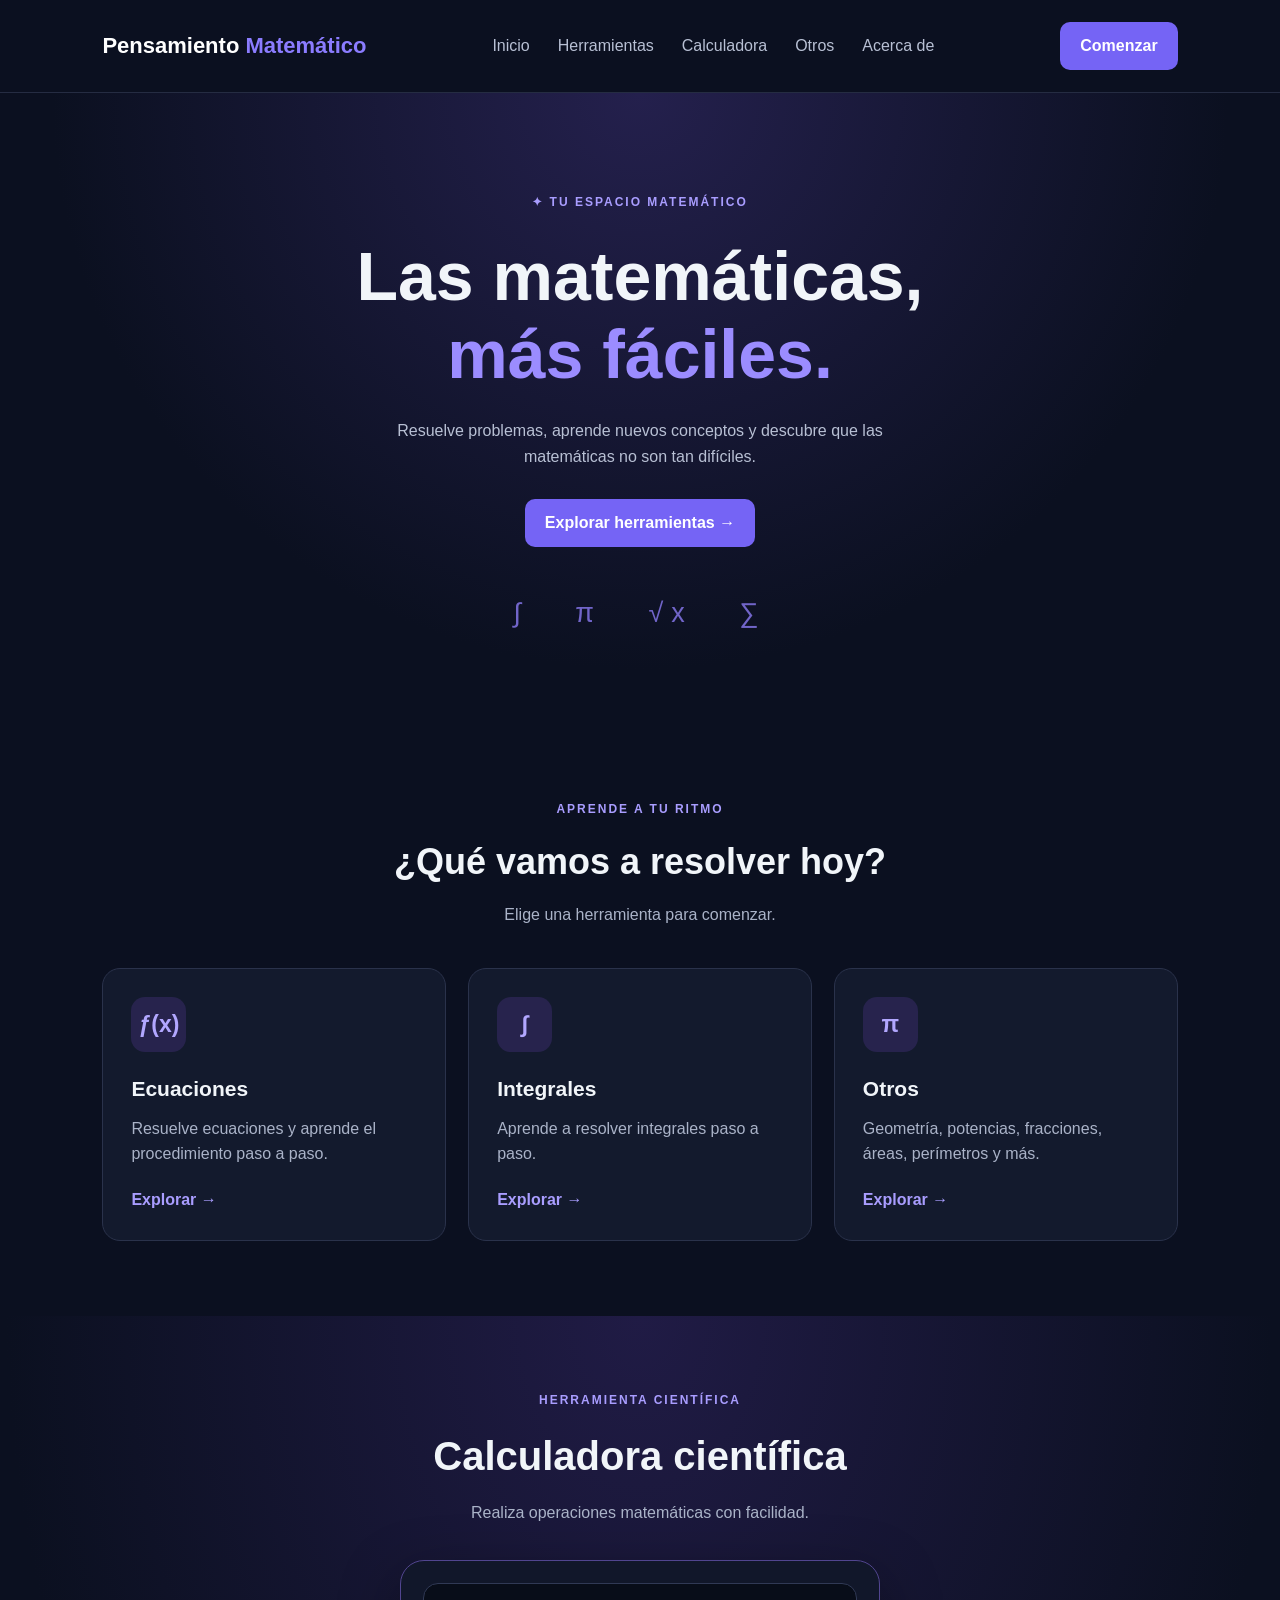
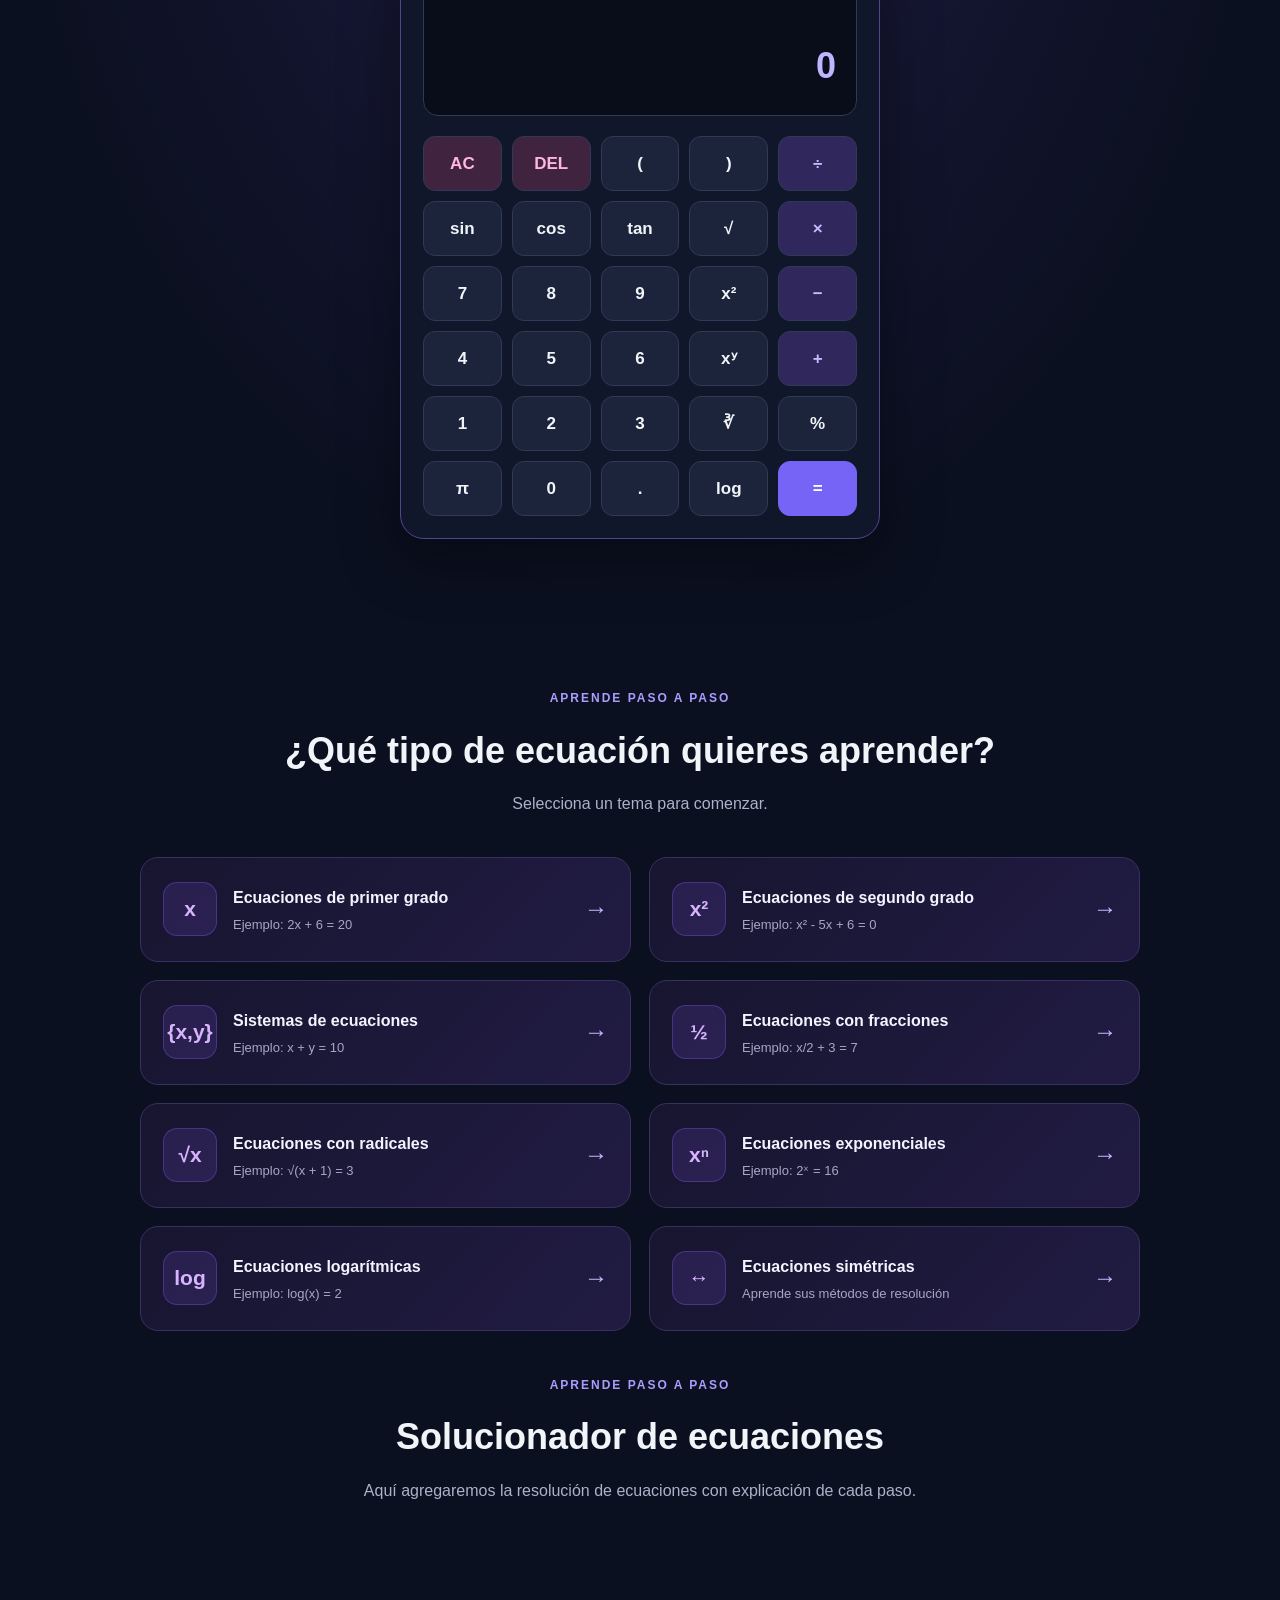
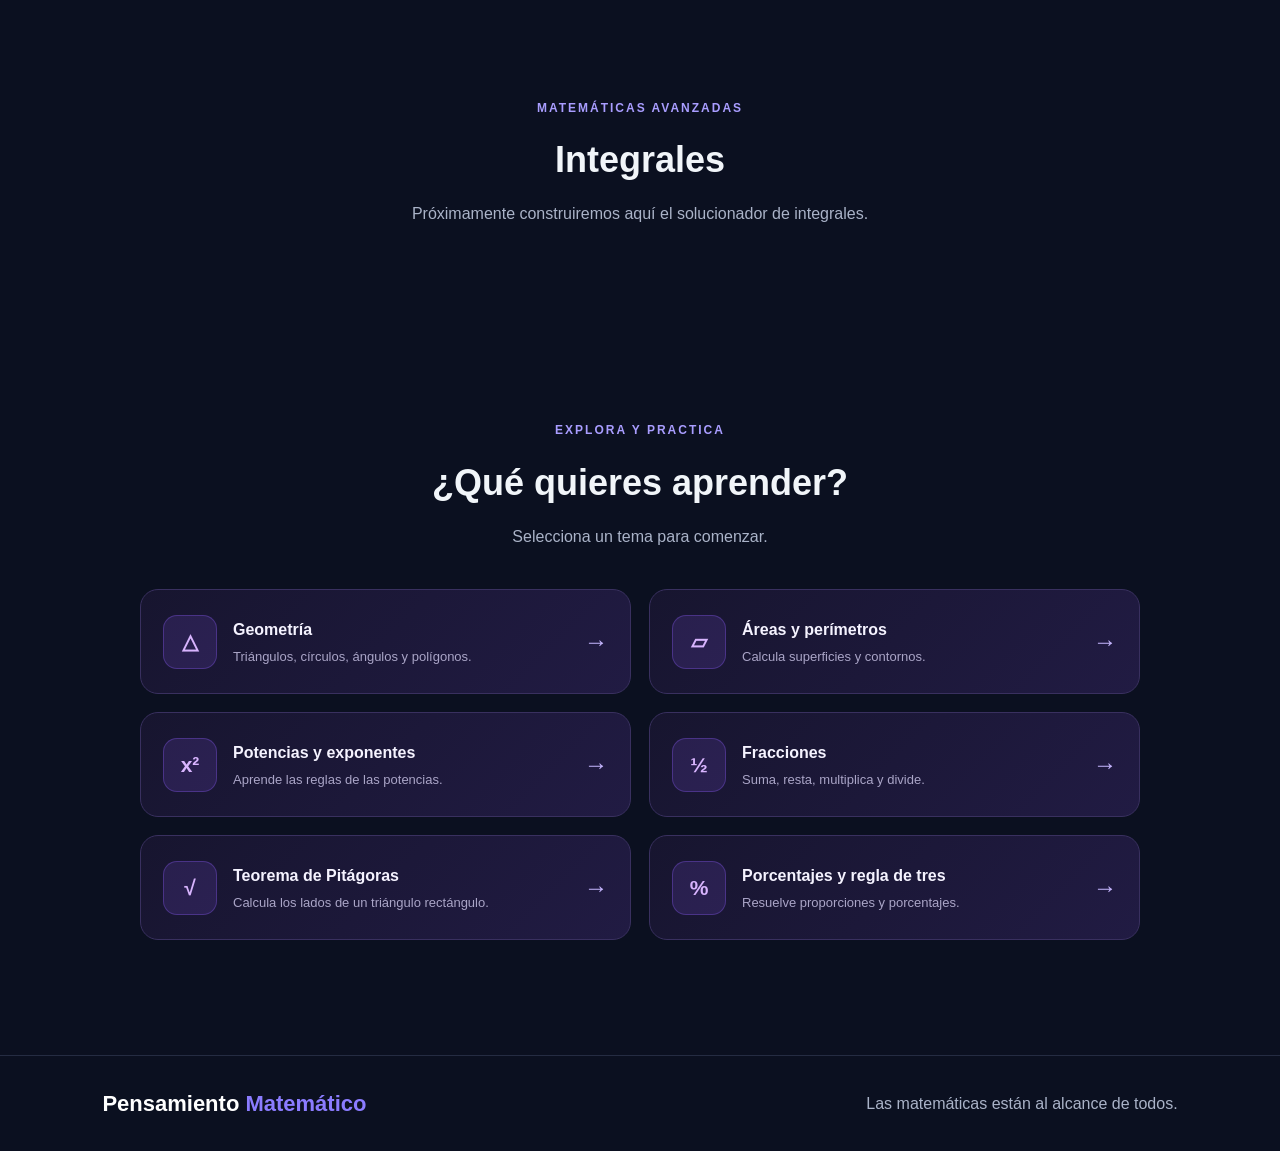
<file: Matematicas 274 NO.1/index.html>
<!DOCTYPE html>
<html lang="es">
<head>
    <meta charset="UTF-8">
    <meta name="viewport" content="width=device-width, initial-scale=1.0">
    <title>Pensamiento Matemático</title>
    <link rel="stylesheet" href="style.css">
</head>
<body>

    <header class="navbar">
        <a href="#inicio" class="logo">
            Pensamiento <span>Matemático</span>
        </a>

        <nav>
            <a href="#inicio">Inicio</a>
            <a href="#herramientas">Herramientas</a>
            <a href="#calculadora">Calculadora</a>
            <a href="#otros">Otros</a>
            <a href="#nosotros">Acerca de</a>
        </nav>

        <a href="#herramientas" class="nav-button">Comenzar</a>
    </header>

    <main>

        <!-- INICIO -->
        <section class="hero" id="inicio">
            <div class="tag">✦ TU ESPACIO MATEMÁTICO</div>

            <h1>
                Las matemáticas,<br>
                <span>más fáciles.</span>
            </h1>

            <p>
                Resuelve problemas, aprende nuevos conceptos
                y descubre que las matemáticas no son tan difíciles.
            </p>

            <a href="#herramientas" class="main-button">
                Explorar herramientas →
            </a>

            <div class="math-decoration">∫ &nbsp; π &nbsp; √x &nbsp; ∑</div>
        </section>


        <!-- TARJETAS PRINCIPALES -->
        <section class="tools" id="herramientas">
            <div class="section-heading">
                <span>APRENDE A TU RITMO</span>
                <h2>¿Qué vamos a resolver hoy?</h2>
                <p>Elige una herramienta para comenzar.</p>
            </div>

            <div class="cards">

                <article class="tool-card">
                    <div class="tool-icon">ƒ(x)</div>
                    <h3>Ecuaciones</h3>
                    <p>
                        Resuelve ecuaciones y aprende
                        el procedimiento paso a paso.
                    </p>
                    <a href="#ecuaciones">Explorar →</a>
                </article>

                <article class="tool-card">
                    <div class="tool-icon">∫</div>
                    <h3>Integrales</h3>
                    <p>
                        Aprende a resolver integrales
                        paso a paso.
                    </p>
                    <a href="#integrales">Explorar →</a>
                </article>

                <article class="tool-card">
                    <div class="tool-icon">π</div>
                    <h3>Otros</h3>
                    <p>
                        Geometría, potencias, fracciones,
                        áreas, perímetros y más.
                    </p>
                    <a href="#otros">Explorar →</a>
                </article>

            </div>
        </section>


        <!-- CALCULADORA CIENTÍFICA -->
        <section class="scientific-calculator" id="calculadora">
            <div class="calculator-heading">
                <span>HERRAMIENTA CIENTÍFICA</span>
                <h2>Calculadora científica</h2>
                <p>Realiza operaciones matemáticas con facilidad.</p>
            </div>

            <div class="calculator">
                <div class="calculator-screen">
                    <div id="calc-expression"></div>
                    <div id="calc-result">0</div>
                </div>

                <div class="calculator-buttons">
                    <button data-action="clear" class="special">AC</button>
                    <button data-action="delete" class="special">DEL</button>
                    <button data-value="(">(</button>
                    <button data-value=")">)</button>
                    <button data-value="/" class="operator">÷</button>

                    <button data-value="sin(">sin</button>
                    <button data-value="cos(">cos</button>
                    <button data-value="tan(">tan</button>
                    <button data-value="sqrt(">√</button>
                    <button data-value="*" class="operator">×</button>

                    <button data-value="7">7</button>
                    <button data-value="8">8</button>
                    <button data-value="9">9</button>
                    <button data-value="^2">x²</button>
                    <button data-value="-" class="operator">−</button>

                    <button data-value="4">4</button>
                    <button data-value="5">5</button>
                    <button data-value="6">6</button>
                    <button data-value="^">xʸ</button>
                    <button data-value="+" class="operator">+</button>

                    <button data-value="1">1</button>
                    <button data-value="2">2</button>
                    <button data-value="3">3</button>
                    <button data-value="sqrt3(">∛</button>
                    <button data-value="%">%</button>

                    <button data-value="pi">π</button>
                    <button data-value="0">0</button>
                    <button data-value=".">.</button>
                    <button data-value="log(">log</button>
                    <button data-action="calculate" class="equals">=</button>
                </div>
            </div>
        </section>


        <!-- ECUACIONES -->
        <section class="tools" id="ecuaciones">
            <div class="section-heading">
                <span>APRENDE PASO A PASO</span>
                <h2>¿Qué tipo de ecuación quieres aprender?</h2>
                <p>Selecciona un tema para comenzar.</p>
            </div>

            <div class="equation-menu">

                <button class="equation-option" data-equation="primer-grado">
                    <span class="equation-icon">x</span>
                    <span>
                        <strong>Ecuaciones de primer grado</strong>
                        <small>Ejemplo: 2x + 6 = 20</small>
                    </span>
                    <span class="equation-arrow">→</span>
                </button>

                <button class="equation-option" data-equation="segundo-grado">
                    <span class="equation-icon">x²</span>
                    <span>
                        <strong>Ecuaciones de segundo grado</strong>
                        <small>Ejemplo: x² - 5x + 6 = 0</small>
                    </span>
                    <span class="equation-arrow">→</span>
                </button>

                <button class="equation-option" data-equation="sistemas">
                    <span class="equation-icon">{x,y}</span>
                    <span>
                        <strong>Sistemas de ecuaciones</strong>
                        <small>Ejemplo: x + y = 10</small>
                    </span>
                    <span class="equation-arrow">→</span>
                </button>

                <button class="equation-option" data-equation="fracciones">
                    <span class="equation-icon">½</span>
                    <span>
                        <strong>Ecuaciones con fracciones</strong>
                        <small>Ejemplo: x/2 + 3 = 7</small>
                    </span>
                    <span class="equation-arrow">→</span>
                </button>

                <button class="equation-option" data-equation="radicales">
                    <span class="equation-icon">√x</span>
                    <span>
                        <strong>Ecuaciones con radicales</strong>
                        <small>Ejemplo: √(x + 1) = 3</small>
                    </span>
                    <span class="equation-arrow">→</span>
                </button>

                <button class="equation-option" data-equation="exponenciales">
                    <span class="equation-icon">xⁿ</span>
                    <span>
                        <strong>Ecuaciones exponenciales</strong>
                        <small>Ejemplo: 2ˣ = 16</small>
                    </span>
                    <span class="equation-arrow">→</span>
                </button>

                <button class="equation-option" data-equation="logaritmicas">
                    <span class="equation-icon">log</span>
                    <span>
                        <strong>Ecuaciones logarítmicas</strong>
                        <small>Ejemplo: log(x) = 2</small>
                    </span>
                    <span class="equation-arrow">→</span>
                </button>

                <button class="equation-option" data-equation="simetricas">
                    <span class="equation-icon">↔</span>
                    <span>
                        <strong>Ecuaciones simétricas</strong>
                        <small>Aprende sus métodos de resolución</small>
                    </span>
                    <span class="equation-arrow">→</span>
                </button>

            </div>

            <div id="equation-learning" hidden>
                <button id="back-to-equations" type="button">
                    ← Volver a las ecuaciones
                </button>

                <h3 id="equation-title"></h3>
                <p id="equation-description"></p>
                <div id="equation-lesson"></div>
            </div>

            <div class="section-heading">
                <span>APRENDE PASO A PASO</span>
                <h2>Solucionador de ecuaciones</h2>
                <p>
                    Aquí agregaremos la resolución de ecuaciones
                    con explicación de cada paso.
                </p>
            </div>
        </section>


        <!-- INTEGRALES -->
        <section class="tools" id="integrales">
            <div class="section-heading">
                <span>MATEMÁTICAS AVANZADAS</span>
                <h2>Integrales</h2>
                <p>
                    Próximamente construiremos aquí
                    el solucionador de integrales.
                </p>
            </div>
        </section>


        <!-- OTROS -->
        <section class="tools" id="otros">
            <div class="section-heading">
                <span>EXPLORA Y PRACTICA</span>
                <h2>¿Qué quieres aprender?</h2>
                <p>Selecciona un tema para comenzar.</p>
            </div>

            <div class="equation-menu">

                <button class="equation-option" data-otro="geometria">
                    <span class="equation-icon">△</span>
                    <span>
                        <strong>Geometría</strong>
                        <small>Triángulos, círculos, ángulos y polígonos.</small>
                    </span>
                    <span class="equation-arrow">→</span>
                </button>

                <button class="equation-option" data-otro="areas">
                    <span class="equation-icon">▱</span>
                    <span>
                        <strong>Áreas y perímetros</strong>
                        <small>Calcula superficies y contornos.</small>
                    </span>
                    <span class="equation-arrow">→</span>
                </button>

                <button class="equation-option" data-otro="potencias">
                    <span class="equation-icon">x²</span>
                    <span>
                        <strong>Potencias y exponentes</strong>
                        <small>Aprende las reglas de las potencias.</small>
                    </span>
                    <span class="equation-arrow">→</span>
                </button>

                <button class="equation-option" data-otro="fracciones">
                    <span class="equation-icon">½</span>
                    <span>
                        <strong>Fracciones</strong>
                        <small>Suma, resta, multiplica y divide.</small>
                    </span>
                    <span class="equation-arrow">→</span>
                </button>

                <button class="equation-option" data-otro="pitagoras">
                    <span class="equation-icon">√</span>
                    <span>
                        <strong>Teorema de Pitágoras</strong>
                        <small>Calcula los lados de un triángulo rectángulo.</small>
                    </span>
                    <span class="equation-arrow">→</span>
                </button>

                <button class="equation-option" data-otro="porcentajes">
                    <span class="equation-icon">%</span>
                    <span>
                        <strong>Porcentajes y regla de tres</strong>
                        <small>Resuelve proporciones y porcentajes.</small>
                    </span>
                    <span class="equation-arrow">→</span>
                </button>

            </div>
        </section>

    </main>


    <!-- PIE DE PÁGINA -->
    <footer id="nosotros">
        <a href="#inicio" class="logo">
            Pensamiento <span>Matemático</span>
        </a>
        <p>Las matemáticas están al alcance de todos.</p>
    </footer>

    <script src="script.js"></script>
</body>
</html>
</file>
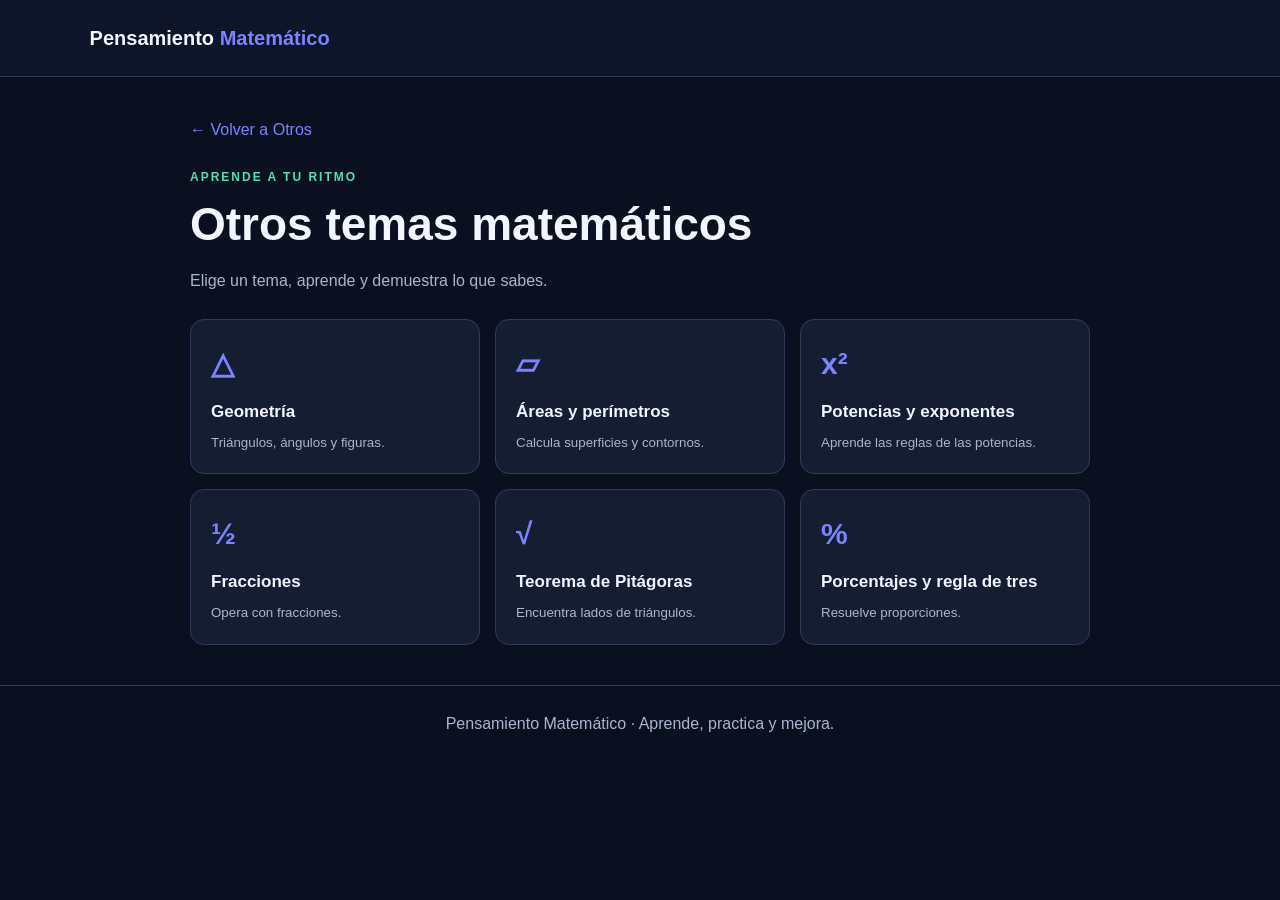
<file: Matematicas 274 NO.1/leccion-otros.html>
<!DOCTYPE html>
<html lang="es">
<head>
<meta charset="UTF-8">
<meta name="viewport" content="width=device-width, initial-scale=1.0">
<title>Aprende Matemáticas | Pensamiento Matemático</title>

<style>
:root {
    --fondo: #0b1020;
    --panel: #151d32;
    --panel2: #1d2942;
    --texto: #f3f5ff;
    --suave: #aab5d0;
    --azul: #7c83ff;
    --verde: #55dfaa;
    --borde: #303b58;
}

* {
    box-sizing: border-box;
}

body {
    margin: 0;
    background: var(--fondo);
    color: var(--texto);
    font-family: Arial, sans-serif;
    line-height: 1.6;
}

header {
    padding: 22px 7%;
    border-bottom: 1px solid var(--borde);
    background: #0e1528;
}

.logo {
    font-size: 20px;
    font-weight: bold;
}

.logo span {
    color: var(--azul);
}

main {
    width: min(900px, 90%);
    margin: 40px auto;
}

a {
    color: var(--azul);
    text-decoration: none;
}

.volver {
    display: inline-block;
    margin-bottom: 25px;
}

.etiqueta {
    color: var(--verde);
    font-size: 12px;
    font-weight: bold;
    letter-spacing: 2px;
}

h1 {
    font-size: clamp(30px, 5vw, 46px);
    line-height: 1.2;
    margin: 10px 0;
}

h2 {
    font-size: 25px;
    margin-top: 0;
}

h3 {
    margin-top: 0;
}

p {
    color: var(--suave);
}

.panel {
    background: var(--panel);
    border: 1px solid var(--borde);
    border-radius: 16px;
    padding: 25px;
    margin: 22px 0;
}

.temas {
    display: grid;
    grid-template-columns: repeat(auto-fit, minmax(220px, 1fr));
    gap: 15px;
    margin-top: 25px;
}

.tema {
    background: var(--panel);
    color: var(--texto);
    border: 1px solid var(--borde);
    border-radius: 14px;
    padding: 20px;
    text-align: left;
    cursor: pointer;
    transition: 0.2s;
}

.tema:hover {
    border-color: var(--azul);
    transform: translateY(-2px);
}

.tema .icono {
    display: block;
    color: var(--azul);
    font-size: 30px;
    font-weight: bold;
    margin-bottom: 10px;
}

.tema strong {
    display: block;
    font-size: 17px;
}

.tema small {
    display: block;
    color: var(--suave);
    margin-top: 7px;
}

button {
    font: inherit;
}

.niveles {
    display: flex;
    flex-wrap: wrap;
    gap: 10px;
    margin: 20px 0;
}

.boton {
    background: var(--panel2);
    color: var(--texto);
    border: 1px solid var(--borde);
    border-radius: 9px;
    padding: 11px 16px;
    cursor: pointer;
}

.boton:hover {
    border-color: var(--azul);
}

.boton.activo {
    background: var(--azul);
    color: white;
    border-color: var(--azul);
}

.boton:disabled {
    opacity: 0.45;
    cursor: not-allowed;
}

.progreso {
    display: flex;
    justify-content: space-between;
    flex-wrap: wrap;
    gap: 10px;
    color: var(--suave);
    font-size: 14px;
}

.barra {
    height: 8px;
    background: var(--panel2);
    border-radius: 20px;
    overflow: hidden;
    margin-top: 12px;
}

#barra-progreso {
    width: 0;
    height: 100%;
    background: var(--verde);
    transition: width 0.3s;
}

.ejemplo {
    background: #101a30;
    border-left: 4px solid var(--azul);
    padding: 15px;
    border-radius: 8px;
    margin: 15px 0;
}

.pregunta {
    font-size: 21px;
    font-weight: bold;
    margin: 20px 0;
}

.respuestas {
    display: grid;
    gap: 10px;
}

.respuesta {
    background: var(--panel2);
    color: var(--texto);
    text-align: left;
    padding: 14px;
    border: 1px solid var(--borde);
    border-radius: 9px;
    cursor: pointer;
}

.respuesta:hover:not(:disabled) {
    border-color: var(--azul);
}

.respuesta:disabled {
    cursor: default;
}

.respuesta.correcta {
    border-color: var(--verde);
    background: #12392f;
}

.respuesta.incorrecta {
    border-color: #ff7777;
    background: #3a202b;
}

#mensaje {
    margin-top: 15px;
    font-weight: bold;
}

.acciones {
    display: flex;
    flex-wrap: wrap;
    gap: 10px;
    margin-top: 20px;
}

.oculto {
    display: none !important;
}

footer {
    text-align: center;
    padding: 25px;
    color: var(--suave);
    border-top: 1px solid var(--borde);
}

@media (max-width: 500px) {
    main {
        margin-top: 25px;
    }

    .panel {
        padding: 18px;
    }
}
</style>
</head>

<body>

<header>
    <div class="logo">Pensamiento <span>Matemático</span></div>
</header>

<main>
    <a class="volver" href="index.html#otros">← Volver a Otros</a>

    <div class="etiqueta">APRENDE A TU RITMO</div>
    <h1 id="titulo-principal">Otros temas matemáticos</h1>
    <p id="subtitulo">Elige un tema, aprende y demuestra lo que sabes.</p>

    <section id="menu-temas" class="temas">
        <button class="tema" data-tema="geometria">
            <span class="icono">△</span>
            <strong>Geometría</strong>
            <small>Triángulos, ángulos y figuras.</small>
        </button>

        <button class="tema" data-tema="areas">
            <span class="icono">▱</span>
            <strong>Áreas y perímetros</strong>
            <small>Calcula superficies y contornos.</small>
        </button>

        <button class="tema" data-tema="potencias">
            <span class="icono">x²</span>
            <strong>Potencias y exponentes</strong>
            <small>Aprende las reglas de las potencias.</small>
        </button>

        <button class="tema" data-tema="fracciones">
            <span class="icono">½</span>
            <strong>Fracciones</strong>
            <small>Opera con fracciones.</small>
        </button>

        <button class="tema" data-tema="pitagoras">
            <span class="icono">√</span>
            <strong>Teorema de Pitágoras</strong>
            <small>Encuentra lados de triángulos.</small>
        </button>

        <button class="tema" data-tema="porcentajes">
            <span class="icono">%</span>
            <strong>Porcentajes y regla de tres</strong>
            <small>Resuelve proporciones.</small>
        </button>
    </section>

    <section id="zona-leccion" class="oculto">
        <div class="panel">
            <button class="boton" id="volver-menu">← Todos los temas</button>
            <div class="etiqueta" style="margin-top:22px">TU LECCIÓN</div>
            <h2 id="titulo-tema"></h2>
            <p id="explicacion"></p>
            <div class="ejemplo" id="ejemplo"></div>
        </div>

        <div class="panel">
            <div class="progreso">
                <span id="nivel-texto">Nivel 1: Fácil</span>
                <span id="puntos">Puntos: 0</span>
            </div>

            <div class="niveles">
                <button class="boton activo" data-nivel="0">Nivel 1 · Fácil</button>
                <button class="boton" data-nivel="1">Nivel 2 · Medio</button>
                <button class="boton" data-nivel="2">Nivel 3 · Difícil</button>
            </div>

            <div class="barra">
                <div id="barra-progreso"></div>
            </div>

            <p id="contador"></p>
            <div class="pregunta" id="pregunta"></div>
            <div class="respuestas" id="respuestas"></div>
            <div id="mensaje" aria-live="polite"></div>

            <div class="acciones">
                <button class="boton oculto" id="siguiente">Siguiente pregunta →</button>
                <button class="boton oculto" id="reintentar">Repetir nivel ↻</button>
            </div>
        </div>
    </section>
</main>

<footer>
    Pensamiento Matemático · Aprende, practica y mejora.
</footer>

<script>
const temas = {
    geometria: {
        titulo: "Geometría",
        explicacion: "La geometría estudia las figuras, sus lados, ángulos y propiedades. Un triángulo tiene tres lados y la suma de sus ángulos interiores es 180°.",
        ejemplo: "Ejemplo: un triángulo con ángulos de 60°, 60° y 60° es equilátero en sus ángulos.",
        niveles: [
            [
                ["¿Cuántos lados tiene un triángulo?", ["2", "3", "4"], 1, "Un triángulo tiene tres lados."],
                ["¿Cuántos grados suman los ángulos interiores de un triángulo?", ["90°", "180°", "360°"], 1, "La suma siempre es 180°."],
                ["¿Cuántos lados tiene un cuadrado?", ["3", "4", "5"], 1, "Un cuadrado tiene cuatro lados iguales."]
            ],
            [
                ["Un ángulo de 90° es...", ["Agudo", "Recto", "Obtuso"], 1, "El ángulo recto mide exactamente 90°."],
                ["¿Cómo se llama un triángulo con tres lados iguales?", ["Escaleno", "Isósceles", "Equilátero"], 2, "El equilátero tiene tres lados iguales."],
                ["Un ángulo de 120° es...", ["Agudo", "Recto", "Obtuso"], 2, "Los ángulos mayores de 90° y menores de 180° son obtusos."]
            ],
            [
                ["Dos ángulos de un triángulo miden 45° y 65°. ¿Cuánto mide el tercero?", ["60°", "70°", "80°"], 1, "180 - 45 - 65 = 70°."],
                ["¿Cuántas diagonales tiene un cuadrado?", ["1", "2", "4"], 1, "Tiene dos diagonales."],
                ["Un polígono de seis lados se llama...", ["Pentágono", "Hexágono", "Octágono"], 1, "Un hexágono tiene seis lados."]
            ]
        ]
    },

    areas: {
        titulo: "Áreas y perímetros",
        explicacion: "El área mide la superficie de una figura. El perímetro es la suma de las longitudes de todos sus lados.",
        ejemplo: "Rectángulo: área = base × altura. Perímetro = 2 × (base + altura).",
        niveles: [
            [
                ["Área de un rectángulo de base 5 y altura 3.", ["8 u²", "15 u²", "16 u²"], 1, "Área = 5 × 3 = 15 u²."],
                ["Perímetro de un cuadrado de lado 4.", ["8", "12", "16"], 2, "Perímetro = 4 × 4 = 16."],
                ["Área de un cuadrado de lado 6.", ["12 u²", "24 u²", "36 u²"], 2, "Área = 6 × 6 = 36 u²."]
            ],
            [
                ["Área de un triángulo con base 10 y altura 4.", ["20 u²", "40 u²", "14 u²"], 0, "Área = (10 × 4) ÷ 2 = 20 u²."],
                ["Perímetro de un rectángulo de lados 8 y 3.", ["11", "22", "24"], 1, "Perímetro = 2 × (8 + 3) = 22."],
                ["Área de un rectángulo de 12 por 7.", ["19 u²", "38 u²", "84 u²"], 2, "Área = 12 × 7 = 84 u²."]
            ],
            [
                ["Un cuadrado tiene perímetro 40. ¿Cuánto mide cada lado?", ["8", "10", "20"], 1, "Cada lado = 40 ÷ 4 = 10."],
                ["Un triángulo tiene base 14 y altura 9. ¿Cuál es su área?", ["63 u²", "126 u²", "23 u²"], 0, "Área = (14 × 9) ÷ 2 = 63 u²."],
                ["Un rectángulo tiene área 72 y base 9. ¿Cuál es su altura?", ["6", "8", "9"], 1, "Altura = 72 ÷ 9 = 8."]
            ]
        ]
    },

    potencias: {
        titulo: "Potencias y exponentes",
        explicacion: "Una potencia representa una multiplicación repetida. En 2³, el 2 es la base y el 3 es el exponente.",
        ejemplo: "Ejemplo: 2³ = 2 × 2 × 2 = 8.",
        niveles: [
            [
                ["¿Cuánto es 2³?", ["6", "8", "9"], 1, "2³ = 2 × 2 × 2 = 8."],
                ["¿Cuánto es 5²?", ["10", "20", "25"], 2, "5² = 5 × 5 = 25."],
                ["¿Cuánto es 10¹?", ["1", "10", "100"], 1, "Todo número elevado a 1 es el mismo número."]
            ],
            [
                ["¿Cuánto es 2⁴?", ["8", "16", "32"], 1, "2⁴ = 2 × 2 × 2 × 2 = 16."],
                ["¿Cuánto es 3² × 3²?", ["3⁴ = 81", "3⁴ = 27", "6⁴ = 1296"], 0, "Al multiplicar potencias de igual base, sumamos exponentes: 3⁴ = 81."],
                ["¿Cuánto es 7⁰?", ["0", "1", "7"], 1, "Todo número distinto de cero elevado a cero vale 1."]
            ],
            [
                ["¿Cuánto es 2³ × 2²?", ["2⁵ = 32", "2⁶ = 64", "4⁵ = 1024"], 0, "Sumamos exponentes: 2⁵ = 32."],
                ["¿Cuánto es (3²)³?", ["3⁵ = 243", "3⁶ = 729", "3⁸ = 6561"], 1, "Potencia de una potencia: multiplicamos exponentes. 3⁶ = 729."],
                ["¿Cuánto es 5⁴ ÷ 5²?", ["5² = 25", "5⁶ = 15625", "1"], 0, "Al dividir potencias de igual base, restamos exponentes: 5² = 25."]
            ]
        ]
    },

    fracciones: {
        titulo: "Fracciones",
        explicacion: "Una fracción representa partes de un todo. El numerador va arriba y el denominador abajo. Para sumar fracciones con el mismo denominador, sumamos los numeradores.",
        ejemplo: "Ejemplo: 2/5 + 1/5 = 3/5.",
        niveles: [
            [
                ["¿Cuánto es 1/4 + 2/4?", ["3/8", "3/4", "2/4"], 1, "Con el mismo denominador: (1 + 2)/4 = 3/4."],
                ["¿Cuánto es 3/5 - 1/5?", ["2/5", "2/10", "4/5"], 0, "Restamos numeradores: (3 - 1)/5 = 2/5."],
                ["¿Cuál fracción equivale a la mitad?", ["1/3", "2/4", "3/4"], 1, "2/4 se simplifica a 1/2."]
            ],
            [
                ["¿Cuánto es 1/2 + 1/4?", ["2/6", "3/4", "1/6"], 1, "1/2 = 2/4; entonces 2/4 + 1/4 = 3/4."],
                ["¿Cuánto es 2/3 × 3/4?", ["1/2", "5/7", "6/7"], 0, "Multiplicamos: 6/12 = 1/2."],
                ["¿Cuánto es 1/2 ÷ 1/4?", ["1/8", "2", "4"], 1, "Dividir entre una fracción equivale a multiplicar por su inversa: 1/2 × 4 = 2."]
            ],
            [
                ["¿Cuánto es 2/3 + 1/6?", ["3/9", "5/6", "1/2"], 1, "2/3 = 4/6; 4/6 + 1/6 = 5/6."],
                ["Simplifica 12/18.", ["2/3", "3/4", "6/9"], 0, "Dividimos numerador y denominador entre 6: 2/3."],
                ["¿Cuánto es 3/4 - 1/6?", ["2/2", "7/12", "1/2"], 1, "Con denominador común 12: 9/12 - 2/12 = 7/12."]
            ]
        ]
    },

    pitagoras: {
        titulo: "Teorema de Pitágoras",
        explicacion: "En un triángulo rectángulo, el cuadrado de la hipotenusa es igual a la suma de los cuadrados de los otros dos lados.",
        ejemplo: "Fórmula: a² + b² = c². La hipotenusa c es el lado más largo.",
        niveles: [
            [
                ["Los catetos miden 3 y 4. ¿Cuánto mide la hipotenusa?", ["5", "6", "7"], 0, "c = √(3² + 4²) = √25 = 5."],
                ["¿Cuál es la fórmula de Pitágoras?", ["a + b = c", "a² + b² = c²", "a² - b² = c"], 1, "La fórmula es a² + b² = c²."],
                ["Los catetos miden 6 y 8. ¿Cuál es la hipotenusa?", ["10", "12", "14"], 0, "c = √(36 + 64) = √100 = 10."]
            ],
            [
                ["La hipotenusa mide 13 y un cateto 5. ¿Cuánto mide el otro?", ["8", "12", "18"], 1, "b = √(13² - 5²) = √144 = 12."],
                ["Catetos de 9 y 12. ¿Hipotenusa?", ["15", "18", "21"], 0, "c = √(81 + 144) = √225 = 15."],
                ["La hipotenusa mide 10 y un cateto 6. ¿Cuánto mide el otro?", ["4", "8", "16"], 1, "b = √(100 - 36) = √64 = 8."]
            ],
            [
                ["Catetos de 7 y 24. ¿Cuánto mide la hipotenusa?", ["25", "26", "31"], 0, "c = √(49 + 576) = √625 = 25."],
                ["Hipotenusa 17 y cateto 8. ¿Cuánto mide el otro cateto?", ["9", "15", "25"], 1, "b = √(289 - 64) = √225 = 15."],
                ["Una escalera de 10 m llega a 8 m de altura. ¿A qué distancia está su base de la pared?", ["2 m", "6 m", "8 m"], 1, "Distancia = √(10² - 8²) = √36 = 6 m."]
            ]
        ]
    },

    porcentajes: {
        titulo: "Porcentajes y regla de tres",
        explicacion: "Un porcentaje representa una cantidad de cada 100. La regla de tres permite encontrar un valor desconocido cuando hay una proporción directa.",
        ejemplo: "Ejemplo: 20% de 150 = 0.20 × 150 = 30.",
        niveles: [
            [
                ["¿Cuánto es el 10% de 200?", ["10", "20", "40"], 1, "10% = 0.10; 0.10 × 200 = 20."],
                ["¿Cuánto es el 50% de 80?", ["20", "40", "50"], 1, "50% es la mitad: 80 ÷ 2 = 40."],
                ["Si 2 cuadernos cuestan $30, ¿cuánto cuestan 4 al mismo precio?", ["$45", "$60", "$90"], 1, "4 es el doble de 2, así que el precio se duplica: $60."]
            ],
            [
                ["¿Cuánto es el 15% de 200?", ["15", "30", "45"], 1, "0.15 × 200 = 30."],
                ["Un artículo cuesta $100 y tiene 20% de descuento. ¿Precio final?", ["$80", "$90", "$120"], 0, "Descuento: $20. Precio final: $100 - $20 = $80."],
                ["Si 3 kg cuestan $60, ¿cuánto cuestan 5 kg?", ["$80", "$100", "$120"], 1, "Cada kilo cuesta $20; 5 × $20 = $100."]
            ],
            [
                ["Un precio de $400 aumenta 25%. ¿Cuál es el nuevo precio?", ["$425", "$500", "$525"], 1, "25% de 400 = 100. Nuevo precio: $500."],
                ["Si 8 trabajadores terminan un trabajo en 6 días, ¿cuántos días tardarían 4 al mismo ritmo?", ["3 días", "6 días", "12 días"], 2, "Con la mitad de trabajadores, el tiempo se duplica: 12 días."],
                ["Después de un descuento del 20%, un producto cuesta $160. ¿Cuál era su precio original?", ["$180", "$192", "$200"], 2, "$160 representa el 80%. Precio original = 160 ÷ 0.8 = $200."]
            ]
        ]
    }
};

const nombresNiveles = ["Fácil", "Medio", "Difícil"];

let temaActual = null;
let nivelActual = 0;
let preguntaActual = 0;
let puntos = 0;
let respondida = false;
let completados = {};

const $ = id => document.getElementById(id);

function leerTemaURL() {
    const parametro = new URLSearchParams(window.location.search).get("tema");
    return temas[parametro] ? parametro : null;
}

function abrirTema(id) {
    if (!temas[id]) return;

    temaActual = id;
    nivelActual = 0;
    preguntaActual = 0;
    puntos = 0;
    completados = {0: false, 1: false, 2: false};

    $("menu-temas").classList.add("oculto");
    $("zona-leccion").classList.remove("oculto");
    $("titulo-principal").textContent = temas[id].titulo;
    $("subtitulo").textContent = "Aprende la teoría y después demuestra lo que sabes.";
    $("titulo-tema").textContent = temas[id].titulo;
    $("explicacion").textContent = temas[id].explicacion;
    $("ejemplo").textContent = temas[id].ejemplo;

    history.replaceState(null, "", "?tema=" + encodeURIComponent(id));
    actualizarPuntos();
    cambiarNivel(0);
    window.scrollTo({top: 0, behavior: "smooth"});
}

function volverMenu() {
    temaActual = null;
    $("zona-leccion").classList.add("oculto");
    $("menu-temas").classList.remove("oculto");
    $("titulo-principal").textContent = "Otros temas matemáticos";
    $("subtitulo").textContent = "Elige un tema, aprende y demuestra lo que sabes.";
    history.replaceState(null, "", window.location.pathname);
    window.scrollTo({top: 0, behavior: "smooth"});
}

function cambiarNivel(nivel) {
    if (!temaActual) return;

    if (nivel > 0 && !completados[nivel - 1]) {
        $("mensaje").textContent = "Completa el nivel anterior para desbloquear este.";
        return;
    }

    nivelActual = nivel;
    preguntaActual = 0;
    respondida = false;

    document.querySelectorAll("[data-nivel]").forEach(btn => {
        const n = Number(btn.dataset.nivel);
        btn.classList.toggle("activo", n === nivel);
        btn.disabled = n > 0 && !completados[n - 1];
    });

    $("nivel-texto").textContent =
        "Nivel " + (nivel + 1) + ": " + nombresNiveles[nivel];

    $("reintentar").classList.add("oculto");
    mostrarPregunta();
}

function mostrarPregunta() {
    const lista = temas[temaActual].niveles[nivelActual];

    if (preguntaActual >= lista.length) {
        terminarNivel();
        return;
    }

    respondida = false;
    const q = lista[preguntaActual];

    $("contador").textContent =
        "Pregunta " + (preguntaActual + 1) + " de " + lista.length;

    $("pregunta").textContent = q[0];
    $("respuestas").innerHTML = "";
    $("mensaje").textContent = "";
    $("siguiente").classList.add("oculto");

    lista.forEach((_, i) => {});

    q[1].forEach((texto, indice) => {
        const btn = document.createElement("button");
        btn.className = "respuesta";
        btn.textContent = texto;
        btn.addEventListener("click", () => responder(indice));
        $("respuestas").appendChild(btn);
    });

    $("barra-progreso").style.width =
        (preguntaActual / lista.length * 100) + "%";
}

function responder(indice) {
    if (respondida) return;
    respondida = true;

    const q = temas[temaActual].niveles[nivelActual][preguntaActual];
    const botones = $("respuestas").querySelectorAll("button");

botones.forEach((btn, i) => {
        btn.disabled = true;
        if (i === q[2]) btn.classList.add("correcta");
        if (i === indice && i !== q[2]) btn.classList.add("incorrecta");
    });

    if (indice === q[2]) {
        puntos += (nivelActual + 1) * 10;
        $("mensaje").textContent = "¡Correcto! +" + ((nivelActual + 1) * 10) + " puntos. " + q[3];
        $("mensaje").style.color = "#55dfaa";
    } else {
        $("mensaje").textContent = "No te preocupes. " + q[3];
        $("mensaje").style.color = "#ff9999";
    }

    actualizarPuntos();
    $("barra-progreso").style.width =
        ((preguntaActual + 1) / temas[temaActual].niveles[nivelActual].length * 100) + "%";

    $("siguiente").classList.remove("oculto");
    $("siguiente").textContent =
        preguntaActual === temas[temaActual].niveles[nivelActual].length - 1
        ? "Terminar nivel →"
        : "Siguiente pregunta →";
}

function siguientePregunta() {
    if (!respondida) return;
    preguntaActual++;
    mostrarPregunta();
}

function terminarNivel() {
    completados[nivelActual] = true;
    $("pregunta").textContent = "¡Nivel completado!";
    $("respuestas").innerHTML = "";
    $("contador").textContent = "Terminaste las preguntas de este nivel.";
    $("mensaje").textContent = "¡Buen trabajo! Puedes avanzar al siguiente nivel.";
    $("mensaje").style.color = "#55dfaa";
    $("barra-progreso").style.width = "100%";
    $("siguiente").classList.add("oculto");
    $("reintentar").classList.remove("oculto");

    document.querySelectorAll("[data-nivel]").forEach(btn => {
        const n = Number(btn.dataset.nivel);
        btn.disabled = n > 0 && !completados[n - 1];
    });

    if (nivelActual < 2) {
        $("mensaje").textContent += " El nivel " + (nivelActual + 2) + " ya está disponible.";
    } else {
        $("mensaje").textContent = "¡Felicidades! Completaste los tres niveles de este tema.";
    }
}

function actualizarPuntos() {
    $("puntos").textContent = "Puntos: " + puntos;
}

document.querySelectorAll("[data-tema]").forEach(btn => {
    btn.addEventListener("click", () => abrirTema(btn.dataset.tema));
});

document.querySelectorAll("[data-nivel]").forEach(btn => {
    btn.addEventListener("click", () => cambiarNivel(Number(btn.dataset.nivel)));
});

$("volver-menu").addEventListener("click", volverMenu);
$("siguiente").addEventListener("click", siguientePregunta);

$("reintentar").addEventListener("click", () => {
    cambiarNivel(nivelActual);
});

const temaInicial = leerTemaURL();

if (temaInicial) {
    abrirTema(temaInicial);
}
</script>

</body>
</html>
</file>
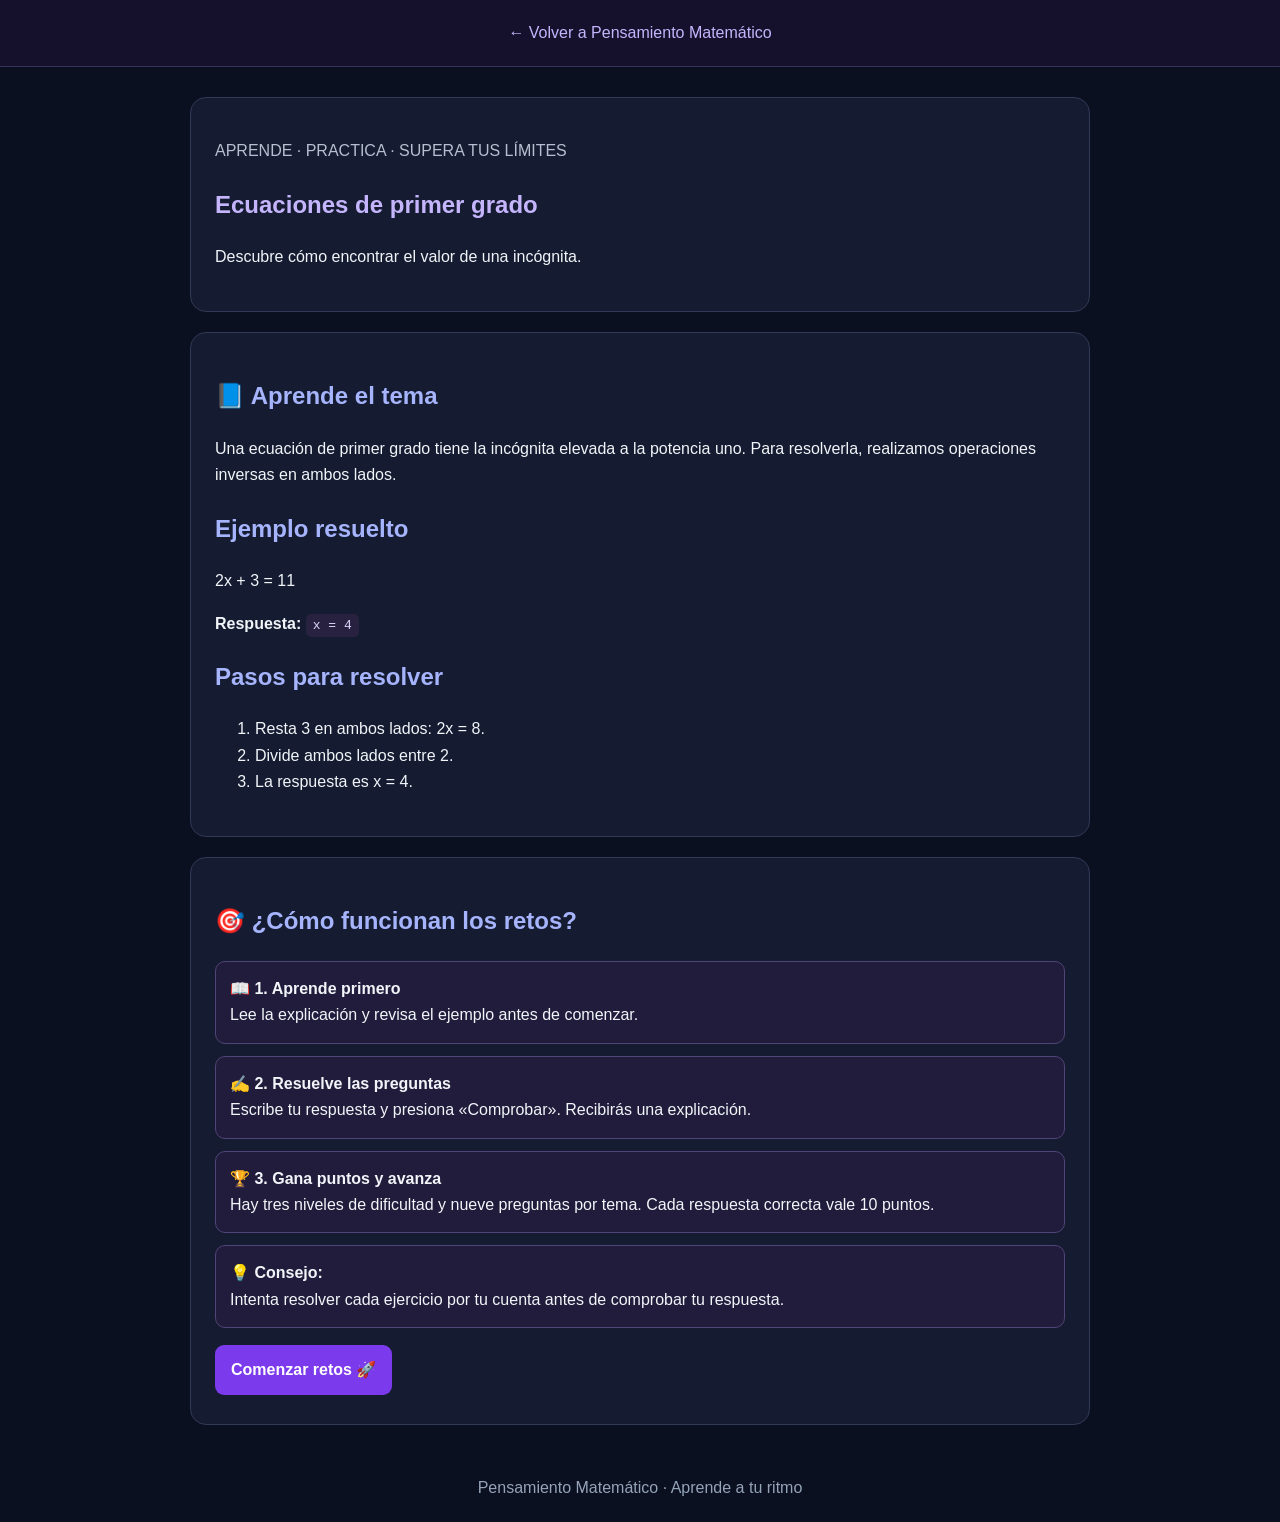
<file: Matematicas 274 NO.1/leccion.html>
<!DOCTYPE html>
<html lang="es">
<head>
<meta charset="UTF-8">
<meta name="viewport" content="width=device-width, initial-scale=1.0">
<title>Pensamiento Matemático | Lecciones</title>

<style>
* {
    box-sizing: border-box;
}

body {
    margin: 0;
    background: #0b1020;
    color: #f1f5f9;
    font-family: Arial, sans-serif;
    line-height: 1.65;
}

header {
    background: #15112c;
    border-bottom: 1px solid #39315c;
    padding: 20px;
    text-align: center;
}

a {
    color: #c4b5fd;
    text-decoration: none;
}

main {
    width: min(900px, 92%);
    margin: 30px auto;
}

.card {
    background: #151b30;
    border: 1px solid #303955;
    border-radius: 16px;
    padding: 24px;
    margin-bottom: 20px;
}

h1 {
    color: #c4b5fd;
}

h2 {
    color: #a5b4fc;
}

.muted {
    color: #b6bfd1;
}

button, input {
    font: inherit;
    border-radius: 9px;
    padding: 12px 16px;
}

button {
    background: #7c3aed;
    color: white;
    border: none;
    cursor: pointer;
    font-weight: bold;
    margin: 5px 4px 5px 0;
}

button:hover {
    background: #6d28d9;
}

button:disabled {
    opacity: .5;
    cursor: not-allowed;
}

input {
    width: 100%;
    max-width: 450px;
    background: #0b1020;
    border: 1px solid #64748b;
    color: white;
    margin: 10px 0;
}

code {
    background: #28213f;
    color: #ddd6fe;
    padding: 4px 7px;
    border-radius: 5px;
}

.instruccion {
    background: #211c3b;
    border: 1px solid #514477;
    padding: 14px;
    border-radius: 10px;
    margin: 12px 0;
}

#zona-retos, #resultado-final {
    display: none;
}

#mensaje.correcto {
    color: #86efac;
}

#mensaje.incorrecto {
    color: #fca5a5;
}

.barra {
    height: 9px;
    background: #303955;
    border-radius: 10px;
    overflow: hidden;
    margin: 14px 0;
}

#progreso {
    width: 0%;
    height: 100%;
    background: #a78bfa;
    transition: width .2s;
}

footer {
    text-align: center;
    padding: 20px;
    color: #94a3b8;
}
</style>
</head>

<body>

<header>
    <a href="index.html">← Volver a Pensamiento Matemático</a>
</header>

<main>
    <section class="card">
        <p class="muted">APRENDE · PRACTICA · SUPERA TUS LÍMITES</p>
        <h1 id="titulo">Cargando lección...</h1>
        <p id="introduccion"></p>
    </section>

    <section class="card" id="zona-leccion">
        <h2>📘 Aprende el tema</h2>
        <p id="explicacion"></p>

        <h2>Ejemplo resuelto</h2>
        <p id="ejemplo"></p>
        <p><strong>Respuesta:</strong> <code id="resultado-ejemplo"></code></p>

        <h2>Pasos para resolver</h2>
        <ol id="pasos"></ol>
    </section>

    <section class="card" id="zona-instrucciones">
        <h2>🎯 ¿Cómo funcionan los retos?</h2>

        <div class="instruccion">
            <strong>📖 1. Aprende primero</strong><br>
            Lee la explicación y revisa el ejemplo antes de comenzar.
        </div>

        <div class="instruccion">
            <strong>✍️ 2. Resuelve las preguntas</strong><br>
            Escribe tu respuesta y presiona «Comprobar». Recibirás una explicación.
        </div>

        <div class="instruccion">
            <strong>🏆 3. Gana puntos y avanza</strong><br>
            Hay tres niveles de dificultad y nueve preguntas por tema.
            Cada respuesta correcta vale 10 puntos.
        </div>

        <div class="instruccion">
            <strong>💡 Consejo:</strong><br>
            Intenta resolver cada ejercicio por tu cuenta antes de comprobar tu respuesta.
        </div>

        <button id="comenzar-retos" type="button">
            Comenzar retos 🚀
        </button>
    </section>

    <section class="card" id="zona-retos">
        <p class="muted" id="nivel-texto"></p>
        <h2 id="pregunta"></h2>

        <div class="barra">
            <div id="progreso"></div>
        </div>

        <p id="contador"></p>
        <p>Puntos: <strong id="puntos">0</strong></p>

        <form id="formulario">
            <label for="respuesta">Escribe tu respuesta:</label><br>
            <input id="respuesta" type="text"
                autocomplete="off" placeholder="Tu respuesta..."
                required>
            <br>
            <button id="comprobar" type="submit">Comprobar</button>
        </form>

        <p id="mensaje" aria-live="polite"></p>
        <button id="siguiente" type="button" style="display:none">
            Siguiente pregunta →
        </button>
    </section>

    <section class="card" id="resultado-final">
        <h2>🎉 ¡Terminaste los retos!</h2>
        <p id="resumen-final"></p>
        <button id="repetir" type="button">Intentar de nuevo</button>
        <button id="volver-leccion" type="button">Volver a la lección</button>
    </section>
</main>

<footer>
    Pensamiento Matemático · Aprende a tu ritmo
</footer>

<script>
"use strict";

const lecciones = {
    "primer-grado": {
        titulo: "Ecuaciones de primer grado",
        introduccion: "Descubre cómo encontrar el valor de una incógnita.",
        explicacion: "Una ecuación de primer grado tiene la incógnita elevada a la potencia uno. Para resolverla, realizamos operaciones inversas en ambos lados.",
        ejemplo: "2x + 3 = 11",
        resultado: "x = 4",
        pasos: [
            "Resta 3 en ambos lados: 2x = 8.",
            "Divide ambos lados entre 2.",
            "La respuesta es x = 4."
        ],
        niveles: [
            [
                ["2x + 3 = 11", ["4"], "Resta 3 y divide entre 2."],
                ["5x - 7 = 18", ["5"], "Suma 7 y divide entre 5."],
                ["3(x + 2) = 21", ["5"], "Divide entre 3 y resta 2."]
            ],
            [
                ["x/3 + 4 = 9", ["15"], "Resta 4 y multiplica por 3."],
                ["4x + 5 = 2x + 17", ["6"], "Resta 2x y después resta 5."],
                ["2(3x - 1) = 16", ["3"], "Divide entre 2, suma 1 y divide entre 3."]
            ],
            [
                ["7x - 9 = 3x + 15", ["6"], "Resta 3x y suma 9. Queda 4x = 24."],
                ["(2x + 4)/3 = 8", ["10"], "Multiplica por 3 y resta 4."],
                ["5(x - 2) + 3 = 2x + 14", ["7"], "Simplifica: 5x - 7 = 2x + 14."]
            ]
        ]
    },

    "segundo-grado": {
        titulo: "Ecuaciones de segundo grado",
        introduccion: "Aprende a resolver ecuaciones que contienen x².",
        explicacion: "Una ecuación cuadrática tiene la forma ax² + bx + c = 0. Podemos resolverla por factorización o mediante la fórmula general.",
        ejemplo: "x² - 5x + 6 = 0",
        resultado: "x = 2 o x = 3",
        pasos: [
            "Factoriza: (x - 2)(x - 3) = 0.",
            "Iguala cada factor a cero.",
            "Las soluciones son 2 y 3."
        ],
        niveles: [
            [
                ["x² - 5x + 6 = 0. Escribe las dos raíces separadas por coma.", ["2,3", "3,2"], "Las raíces son 2 y 3."],
                ["x² - 9 = 0. Escribe las dos raíces separadas por coma.", ["-3,3", "3,-3"], "x² = 9, por lo que x = -3 o x = 3."],
                ["x² - 4x = 0. Escribe las dos raíces separadas por coma.", ["0,4", "4,0"], "Factoriza x(x - 4) = 0."]
            ],
            [
                ["x² + x - 6 = 0. Escribe las dos raíces separadas por coma.", ["-3,2", "2,-3"], "Factoriza (x + 3)(x - 2) = 0."],
                ["x² - 2x - 8 = 0. Escribe las dos raíces separadas por coma.", ["-2,4", "4,-2"], "Factoriza (x - 4)(x + 2) = 0."],
                ["x² - 7x + 12 = 0. Escribe las dos raíces separadas por coma.", ["3,4", "4,3"], "Factoriza (x - 3)(x - 4) = 0."]
            ],
            [
                ["2x² - 8 = 0. Escribe las dos raíces separadas por coma.", ["-2,2", "2,-2"], "Divide entre 2: x² = 4."],
                ["x² + 2x - 15 = 0. Escribe las dos raíces separadas por coma.", ["-5,3", "3,-5"], "Factoriza (x + 5)(x - 3) = 0."],
                ["x² - 6x + 9 = 0", ["3"], "Es un cuadrado perfecto: (x - 3)² = 0."]
            ]
        ]
    },

    "sistemas": {
        titulo: "Sistemas de ecuaciones",
        introduccion: "Encuentra los valores de dos incógnitas al mismo tiempo.",
        explicacion: "Un sistema contiene dos o más ecuaciones. Puedes resolverlo por sustitución, igualación o eliminación.",
        ejemplo: "x + y = 10; x - y = 2",
        resultado: "x = 6, y = 4",
        pasos: [
            "Suma las ecuaciones: 2x = 12.",
            "Divide entre 2: x = 6.",
            "Sustituye: y = 10 - 6 = 4."
        ],
        niveles: [
            [
                ["x + y = 10, x - y = 2. Responde x,y.", ["6,4", "x=6,y=4", "6 y 4"], "La solución es x = 6, y = 4."],
                ["x + y = 8, x = 3. Responde x,y.", ["3,5", "x=3,y=5", "3 y 5"], "Sustituye x = 3: y = 5."],
                ["x + y = 9, y = 4. Responde x,y.", ["5,4", "x=5,y=4", "5 y 4"], "x = 9 - 4 = 5."]
            ],
            [
                ["2x + y = 11, x = 4. Responde x,y.", ["4,3", "x=4,y=3", "4 y 3"], "22 - 8 = 3 para y; es decir, y = 3."],
                ["x + y = 12, x - y = 4. Responde x,y.", ["8,4", "x=8,y=4", "8 y 4"], "Sumando ecuaciones: 2x = 16."],
                ["2x + y = 10, x + y = 7. Responde x,y.", ["3,4", "x=3,y=4", "3 y 4"], "Restando las ecuaciones obtienes x = 3."]
            ],
            [
                ["3x + y = 14, x + y = 6. Responde x,y.", ["4,2", "x=4,y=2", "4 y 2"], "Restando: 2x = 8, entonces x = 4 y y = 2."],
                ["2x + 3y = 12, x = 3. Responde x,y.", ["3,2", "x=3,y=2", "3 y 2"], "6 + 3y = 12, así que y = 2."],
                ["x + 2y = 11, x - y = 2. Responde x,y.", ["5,3", "x=5,y=3", "5 y 3"], "De x = y + 2 se obtiene 3y + 2 = 11; y = 3 y x = 5."]
            ]
        ]
    },

    "fracciones": {
        titulo: "Ecuaciones con fracciones",
        introduccion: "Resuelve ecuaciones donde aparecen numeradores y denominadores.",
        explicacion: "Para resolver ecuaciones con fracciones, puedes multiplicar ambos lados por el mínimo común múltiplo de los denominadores.",
        ejemplo: "x/2 = 6",
        resultado: "x = 12",
        pasos: [
            "Identifica el denominador.",
            "Multiplica ambos lados por 2.",
            "Obtienes x = 12."
        ],
        niveles: [
            [
                ["x/2 = 6", ["12"], "Multiplica ambos lados por 2."],
                ["x/3 = 5", ["15"], "Multiplica ambos lados por 3."],
                ["x/4 = 7", ["28"], "Multiplica ambos lados por 4."]
            ],
            [
                ["x/2 + 3 = 8", ["10"], "Resta 3 y multiplica por 2."],
                ["(x + 1)/3 = 4", ["11"], "Multiplica por 3 y resta 1."],
                ["x/5 - 2 = 4", ["30"], "Suma 2 y multiplica por 5."]
            ],
            [
                ["x/2 + x/2 = 9", ["9"], "La suma es x = 9."],
                ["x/3 + 2 = x/2", ["12"], "Multiplica por 6: 2x + 12 = 3x."],
                ["(2x - 1)/3 = 5", ["8"], "Multiplica por 3 y suma 1: 2x = 16."]
            ]
        ]
    },

    "radicales": {
        titulo: "Ecuaciones con radicales",
        introduccion: "Aprende a despejar incógnitas que aparecen dentro de una raíz.",
        explicacion: "Una ecuación radical contiene raíces. A menudo elevamos ambos lados al cuadrado para eliminar una raíz y comprobamos la solución en la ecuación original.",
        ejemplo: "√x = 5",
        resultado: "x = 25",
        pasos: [
            "Eleva ambos lados al cuadrado.",
            "Obtienes x = 25.",
            "Comprueba: √25 = 5."
        ],
        niveles: [
            [
                ["√x = 4", ["16"], "Eleva ambos lados al cuadrado."],
                ["√x = 7", ["49"], "7² = 49."],
                ["√x = 9", ["81"], "9² = 81."]
            ],
            [
                ["√(x + 1) = 5", ["24"], "Eleva al cuadrado: x + 1 = 25."],
                ["√(x - 3) = 4", ["19"], "x - 3 = 16, entonces x = 19."],
                ["√(2x) = 6", ["18"], "2x = 36, entonces x = 18."]
            ],
            [
                ["√(x + 5) = 6", ["31"], "x + 5 = 36."],
                ["√(3x - 2) = 4", ["6"], "3x - 2 = 16."],
                ["√(x + 4) = x - 2", ["5"], "Al cuadrar: x + 4 = (x - 2)². Las soluciones candidatas son 5 y -1; solo 5 cumple la ecuación original."]
            ]
        ]
    },

    "exponenciales": {
        titulo: "Ecuaciones exponenciales",
        introduccion: "Resuelve ecuaciones donde la incógnita aparece en el exponente.",
        explicacion: "Una ecuación exponencial contiene la incógnita en el exponente. Si las bases son iguales, puedes igualar los exponentes.",
        ejemplo: "2ˣ = 8",
        resultado: "x = 3",
        pasos: [
            "Escribe 8 como 2³.",
            "Iguala exponentes: x = 3.",
            "Comprueba que 2³ = 8."
        ],
        niveles: [
            [
                ["2ˣ = 8", ["3"], "8 = 2³."],
                ["3ˣ = 27", ["3"], "27 = 3³."],
                ["5ˣ = 25", ["2"], "25 = 5²."]
            ],
            [
                ["2ˣ = 32", ["5"], "32 = 2⁵."],
                ["4ˣ = 64", ["3"], "64 = 4³."],
                ["10ˣ = 1000", ["3"], "1000 = 10³."]
            ],
            [
                ["2^(x + 1) = 16", ["3"], "16 = 2⁴; x + 1 = 4."],
                ["3^(2x) = 81", ["2"], "81 = 3⁴; 2x = 4."],
                ["5^(x - 1) = 125", ["4"], "125 = 5³; x - 1 = 3."]
            ]
        ]
    },

    "logaritmicas": {
        titulo: "Ecuaciones logarítmicas",
        introduccion: "Relaciona los logaritmos con las potencias.",
        explicacion: "El logaritmo responde a la pregunta: ¿a qué exponente debo elevar la base para obtener un número? Por ejemplo, log₂(8) = 3 porque 2³ = 8.",
        ejemplo: "log₂(x) = 3",
        resultado: "x = 8",
        pasos: [
            "Convierte el logaritmo a forma exponencial.",
            "Escribe x = 2³.",
            "El resultado es x = 8."
        ],
        niveles: [
            [
                ["log₂(x) = 3", ["8"], "x = 2³ = 8."],
                ["log₁₀(x) = 2", ["100"], "x = 10² = 100."],
                ["log₃(x) = 2", ["9"], "x = 3² = 9."]
            ],
            [
                ["log₂(x) = 5", ["32"], "x = 2⁵."],
                ["log₁₀(x) = 3", ["1000"], "x = 10³."],
                ["log₅(x) = 2", ["25"], "x = 5²."]
            ],
            [
                ["log₂(x - 1) = 3", ["9"], "x - 1 = 8."],
                ["log₃(x + 1) = 2", ["8"], "x + 1 = 9."],
                ["log₁₀(2x) = 2", ["50"], "2x = 100, así que x = 50."]
            ]
        ]
    },

    "simetricas": {
        titulo: "Ecuaciones simétricas",
        introduccion: "Explora ecuaciones cuyos coeficientes presentan simetría.",
        explicacion: "En algunos polinomios simétricos, los coeficientes se repiten en orden inverso. En ciertos casos, una sustitución como t = x + 1/x simplifica el problema. Aquí practicarás primero patrones sencillos.",
        ejemplo: "x² + 3x + 2 = 0",
        resultado: "x = -1 o x = -2",
        pasos: [
            "Busca dos números cuyo producto sea 2.",
            "Esos números deben sumar 3.",
            "Factoriza (x + 1)(x + 2) = 0."
        ],
        niveles: [
            [
                ["x² + 3x + 2 = 0. Escribe las raíces separadas por coma.", ["-2,-1", "-1,-2"], "Factoriza (x + 1)(x + 2) = 0."],
                ["x² + 5x + 6 = 0. Escribe las raíces separadas por coma.", ["-3,-2", "-2,-3"], "Factoriza (x + 2)(x + 3) = 0."],
                ["x² - 1 = 0. Escribe las raíces separadas por coma.", ["-1,1", "1,-1"], "Las raíces son -1 y 1."]
            ],
            [
                ["x² + 2x + 1 = 0", ["-1"], "Es (x + 1)² = 0."],
                ["x² - 4x + 4 = 0", ["2"], "Es (x - 2)² = 0."],
                ["x² - 9 = 0. Escribe las raíces separadas por coma.", ["-3,3", "3,-3"], "Las raíces son -3 y 3."]
            ],
            [
                ["x⁴ - 5x² + 4 = 0. Escribe las raíces reales separadas por coma.", ["-2,-1,1,2", "-2, -1, 1, 2"], "Sustituye u = x²: u² - 5u + 4 = 0. Así x² = 1 o 4."],
                ["x⁴ - 10x² + 9 = 0. Escribe las raíces reales separadas por coma.", ["-3,-1,1,3", "-3, -1, 1, 3"], "Sustituye u = x²: u² - 10u + 9 = 0. Así x² = 1 o 9."],
                ["x⁴ - 13x² + 36 = 0. Escribe las raíces reales separadas por coma.", ["-3,-2,2,3", "-3, -2, 2, 3"], "Sustituye u = x²: u² - 13u + 36 = 0. Así x² = 4 o 9."]
            ]
        ]
    }
};

/* Seleccionar el tema recibido desde la página principal. */
const parametros = new URLSearchParams(window.location.search);
const temaSolicitado = parametros.get("tema");
const tema = lecciones[temaSolicitado] ? temaSolicitado : "primer-grado";
const leccion = lecciones[tema];

document.title = leccion.titulo + " | Pensamiento Matemático";
document.getElementById("titulo").textContent = leccion.titulo;
document.getElementById("introduccion").textContent = leccion.introduccion;
document.getElementById("explicacion").textContent = leccion.explicacion;
document.getElementById("ejemplo").textContent = leccion.ejemplo;
document.getElementById("resultado-ejemplo").textContent = leccion.resultado;

const listaPasos = document.getElementById("pasos");

leccion.pasos.forEach(function(paso) {
    const li = document.createElement("li");
    li.textContent = paso;
    listaPasos.appendChild(li);
});

const zonaInstrucciones = document.getElementById("zona-instrucciones");
const zonaRetos = document.getElementById("zona-retos");
const zonaLeccion = document.getElementById("zona-leccion");
const zonaFinal = document.getElementById("resultado-final");

const botonComenzar = document.getElementById("comenzar-retos");
const formulario = document.getElementById("formulario");
const campoRespuesta = document.getElementById("respuesta");
const botonComprobar = document.getElementById("comprobar");
const botonSiguiente = document.getElementById("siguiente");
const mensaje = document.getElementById("mensaje");

let preguntas = [];
let indice = 0;
let puntos = 0;
let respondida = false;
let correctas = 0;

function iniciarRetos() {
    preguntas = [];

    leccion.niveles.forEach(function(nivel, numeroNivel) {
        nivel.forEach(function(pregunta) {
            preguntas.push({
                nivel: numeroNivel + 1,
                texto: pregunta[0],
                respuestas: pregunta[1].map(normalizar),
                explicacion: pregunta[2]
            });
        });
    });

    indice = 0;
    puntos = 0;
    correctas = 0;
    respondida = false;

    document.getElementById("puntos").textContent = puntos;
    zonaInstrucciones.style.display = "none";
    zonaFinal.style.display = "none";
    zonaRetos.style.display = "block";

    mostrarPregunta();
    zonaRetos.scrollIntoView({behavior: "smooth", block: "start"});
}

function normalizar(valor) {
    return String(valor)
        .toLowerCase()
        .replace(/\s+/g, "")
        .replace(/−/g, "-")
        .replace(/,/g, ",");
}

function mostrarPregunta() {
    const pregunta = preguntas[indice];

    respondida = false;
    campoRespuesta.value = "";
    campoRespuesta.disabled = false;
    botonComprobar.disabled = false;
    botonComprobar.style.display = "inline-block";
    botonSiguiente.style.display = "none";

    document.getElementById("nivel-texto").textContent =
        "Nivel " + pregunta.nivel + " de 3";

    document.getElementById("pregunta").textContent =
        pregunta.texto;

    document.getElementById("contador").textContent =
        "Pregunta " + (indice + 1) + " de " + preguntas.length;

    document.getElementById("progreso").style.width =
        (indice / preguntas.length * 100) + "%";

    mensaje.textContent = "";
    mensaje.className = "";
    campoRespuesta.focus();
}

formulario.addEventListener("submit", function(evento) {
    evento.preventDefault();

    if (respondida) return;

    const respuestaUsuario = normalizar(campoRespuesta.value);

    if (!respuestaUsuario) {
        mensaje.textContent = "Escribe una respuesta primero.";
        mensaje.className = "incorrecto";
        return;
    }

    const pregunta = preguntas[indice];
    const acierto = pregunta.respuestas.includes(respuestaUsuario);

    respondida = true;
    campoRespuesta.disabled = true;
    botonComprobar.disabled = true;

    if (acierto) {
        puntos += 10;
        correctas++;
        mensaje.textContent = "¡Correcto! +10 puntos. " + pregunta.explicacion;
        mensaje.className = "correcto";
    } else {
        mensaje.textContent = "No es correcto. " + pregunta.explicacion;
        mensaje.className = "incorrecto";
    }

    document.getElementById("puntos").textContent = puntos;
    document.getElementById("progreso").style.width =
        ((indice + 1) / preguntas.length * 100) + "%";

    botonSiguiente.textContent =
        indice === preguntas.length - 1
        ? "Ver resultados 🏆"
        : "Siguiente pregunta →";

    botonSiguiente.style.display = "inline-block";
});

botonSiguiente.addEventListener("click", function() {
    if (!respondida) return;

    indice++;

    if (indice >= preguntas.length) {
        mostrarResultados();
    } else {
        mostrarPregunta();
    }
});

function mostrarResultados() {
    zonaRetos.style.display = "none";
    zonaFinal.style.display = "block";

    document.getElementById("resumen-final").textContent =
        "Obtuviste " + puntos + " puntos de " +
        (preguntas.length * 10) + ". Respondiste correctamente " +
        correctas + " de " + preguntas.length +
        " preguntas. ¡Sigue practicando para mejorar!";

    zonaFinal.scrollIntoView({behavior: "smooth", block: "start"});
}

document.getElementById("repetir").addEventListener("click", iniciarRetos);

document.getElementById("volver-leccion").addEventListener("click", function() {
    zonaFinal.style.display = "none";
    zonaRetos.style.display = "none";
    zonaInstrucciones.style.display = "block";
    zonaLeccion.scrollIntoView({behavior: "smooth", block: "start"});
});

botonComenzar.addEventListener("click", iniciarRetos);
</script>

</body>
</html>
</file>
<file: Matematicas 274 NO.1/style.css>
* {
    margin: 0;
    padding: 0;
    box-sizing: border-box;
}

html {
    scroll-behavior: smooth;
}

body {
    background: #0b1020;
    color: #f1f5f9;
    font-family: Arial, sans-serif;
    line-height: 1.6;
}

.navbar {
    display: flex;
    justify-content: space-between;
    align-items: center;
    padding: 22px 8%;
    border-bottom: 1px solid #252c42;
}

.logo {
    color: white;
    font-size: 22px;
    font-weight: bold;
    text-decoration: none;
}

.logo span {
    color: #8b7cff;
}

nav {
    display: flex;
    gap: 28px;
}

nav a {
    color: #b8c0d4;
    text-decoration: none;
}

nav a:hover {
    color: #a99dff;
}

.nav-button,
.main-button {
    display: inline-block;
    background: #7564f5;
    color: white;
    padding: 11px 20px;
    border-radius: 10px;
    text-decoration: none;
    font-weight: bold;
}

.hero {
    text-align: center;
    padding: 100px 20px 85px;
    background: radial-gradient(
        ellipse at top,
        #24204d 0%,
        #0b1020 65%
    );
}

.tag,
.section-heading span {
    color: #a99dff;
    font-size: 12px;
    font-weight: bold;
    letter-spacing: 2px;
}

.hero h1 {
    font-size: clamp(38px, 6vw, 68px);
    line-height: 1.15;
    margin: 25px 0;
}

.hero h1 span {
    color: #9b8cff;
}

.hero p {
    color: #b8c0d4;
    max-width: 550px;
    margin: 0 auto 30px;
}

.math-decoration {
    margin-top: 45px;
    color: #7165c9;
    font-size: 27px;
    letter-spacing: 8px;
}

.tools {
    padding: 75px 8%;
}

.section-heading {
    text-align: center;
    margin-bottom: 40px;
}

.section-heading h2 {
    font-size: clamp(25px, 4vw, 36px);
    margin: 12px 0;
}

.section-heading p,
.tool-card p,
footer p {
    color: #aab3c8;
}

.cards {
    display: grid;
    grid-template-columns: repeat(3, minmax(0, 1fr));
    gap: 22px;
}

.tool-card {
    background: #131a2d;
    border: 1px solid #2a324b;
    padding: 28px;
    border-radius: 18px;
    transition: transform 0.2s, border-color 0.2s;
}

.tool-card:hover {
    transform: translateY(-5px);
    border-color: #8b7cff;
}

.tool-icon {
    display: grid;
    place-items: center;
    width: 55px;
    height: 55px;
    border-radius: 14px;
    background: #27234d;
    color: #b2a7ff;
    font-size: 23px;
    font-weight: bold;
    margin-bottom: 20px;
}

.tool-card h3 {
    margin-bottom: 10px;
    font-size: 21px;
}

.tool-card a {
    display: inline-block;
    margin-top: 20px;
    color: #a99dff;
    text-decoration: none;
    font-weight: bold;
}

footer {
    border-top: 1px solid #252c42;
    padding: 30px 8%;
    display: flex;
    justify-content: space-between;
    align-items: center;
    gap: 20px;
}

@media (max-width: 750px) {
    .navbar {
        flex-wrap: wrap;
        gap: 18px;
    }

    nav {
        order: 3;
        width: 100%;
        justify-content: center;
        gap: 18px;
    }

    .nav-button {
        padding: 8px 12px;
    }

    .cards {
        grid-template-columns: 1fr;
    }

    .hero {
        padding-top: 75px;
    }

    footer {
        flex-direction: column;
        text-align: center;
    }
}
/* CALCULADORA CIENTÍFICA */

.scientific-calculator {
    padding: 70px 20px;
    background: radial-gradient(ellipse at top, #201b45, #0b1020 70%);
}

.calculator-heading {
    text-align: center;
    margin-bottom: 35px;
}

.calculator-heading span {
    color: #a99dff;
    font-size: 12px;
    font-weight: bold;
    letter-spacing: 2px;
}

.calculator-heading h2 {
    font-size: clamp(28px, 4vw, 40px);
    margin: 12px 0;
}

.calculator-heading p {
    color: #aab3c8;
}

.calculator {
    max-width: 480px;
    margin: auto;
    padding: 22px;
    border: 1px solid #51458f;
    border-radius: 24px;
    background: #11172a;
    box-shadow: 0 20px 60px #0006;
}

.calculator-screen {
    min-height: 115px;
    padding: 20px;
    margin-bottom: 20px;
    border: 1px solid #303955;
    border-radius: 15px;
    background: #080d19;
    text-align: right;
    overflow-wrap: anywhere;
}

#calc-expression {
    min-height: 25px;
    color: #aab3c8;
    font-size: 16px;
}

#calc-result {
    color: #c0b5ff;
    font-size: 36px;
    font-weight: bold;
    margin-top: 8px;
}

.calculator-buttons {
    display: grid;
    grid-template-columns: repeat(5, minmax(0, 1fr));
    gap: 10px;
}

.calculator-buttons button {
    min-width: 0;
    min-height: 55px;
    border: 1px solid #303955;
    border-radius: 12px;
    background: #1b243a;
    color: #f1f5f9;
    font-size: 17px;
    font-weight: bold;
    cursor: pointer;
    transition: .2s;
}

.calculator-buttons button:hover {
    background: #34305d;
    border-color: #a99dff;
    transform: translateY(-2px);
}

.calculator-buttons .operator {
    background: #30275c;
    color: #c6bbff;
}

.calculator-buttons .special {
    background: #40233f;
    color: #ffb6dc;
}

.calculator-buttons .equals {
    background: #7564f5;
    border-color: #7564f5;
    color: white;
}

.calculator-buttons .equals:hover {
    background: #8c7cff;
}

@media (max-width: 420px) {
    .calculator {
        padding: 12px;
    }

    .calculator-buttons {
        gap: 6px;
    }

    .calculator-buttons button {
        min-height: 48px;
        font-size: 15px;
    }
}
/* MENÚ DE ECUACIONES */
.equation-menu {
    display: grid;
    grid-template-columns: repeat(2, minmax(0, 1fr));
    gap: 18px;
    max-width: 1000px;
    margin: 40px auto;
}

.equation-option {
    display: flex;
    align-items: center;
    gap: 16px;
    width: 100%;
    min-height: 105px;
    padding: 22px;
    text-align: left;
    color: #f5f3ff;
    background: linear-gradient(135deg, #17152f, #211b43);
    border: 1px solid #39305f;
    border-radius: 18px;
    cursor: pointer;
    transition: transform 0.25s ease,
                border-color 0.25s ease,
                box-shadow 0.25s ease;
}

.equation-option:hover {
    transform: translateY(-5px);
    border-color: #a78bfa;
    box-shadow: 0 12px 30px #8b5cf633;
}

.equation-icon {
    display: flex;
    align-items: center;
    justify-content: center;
    flex-shrink: 0;
    width: 54px;
    height: 54px;
    color: #d8b4fe;
    background: #8b5cf626;
    border: 1px solid #8b5cf655;
    border-radius: 14px;
    font-size: 21px;
    font-weight: 700;
}

.equation-option > span:nth-child(2) {
    display: flex;
    flex: 1;
    flex-direction: column;
    gap: 8px;
}

.equation-option strong {
    font-size: 16px;
    line-height: 1.4;
}

.equation-option small {
    color: #aaa5c7;
    font-size: 13px;
}

.equation-arrow {
    color: #c4b5fd;
    font-size: 24px;
    transition: transform 0.25s ease;
}

.equation-option:hover .equation-arrow {
    transform: translateX(5px);
}

/* BOTÓN PARA VOLVER */
#back-to-equations {
    margin: 10px 0 25px;
    padding: 12px 18px;
    color: #e9ddff;
    background: #211b43;
    border: 1px solid #51427f;
    border-radius: 10px;
    cursor: pointer;
}

#back-to-equations:hover {
    background: #33265e;
}

/* DISEÑO PARA CELULARES */
@media (max-width: 650px) {
    .equation-menu {
        grid-template-columns: 1fr;
        gap: 13px;
        margin: 28px auto;
    }

    .equation-option {
        min-height: 90px;
        padding: 16px;
        gap: 12px;
    }

    .equation-icon {
        width: 46px;
        height: 46px;
        font-size: 18px;
    }

    .equation-option strong {
        font-size: 14px;
    }

    .equation-option small {
        font-size: 12px;
    }
}
</file>
